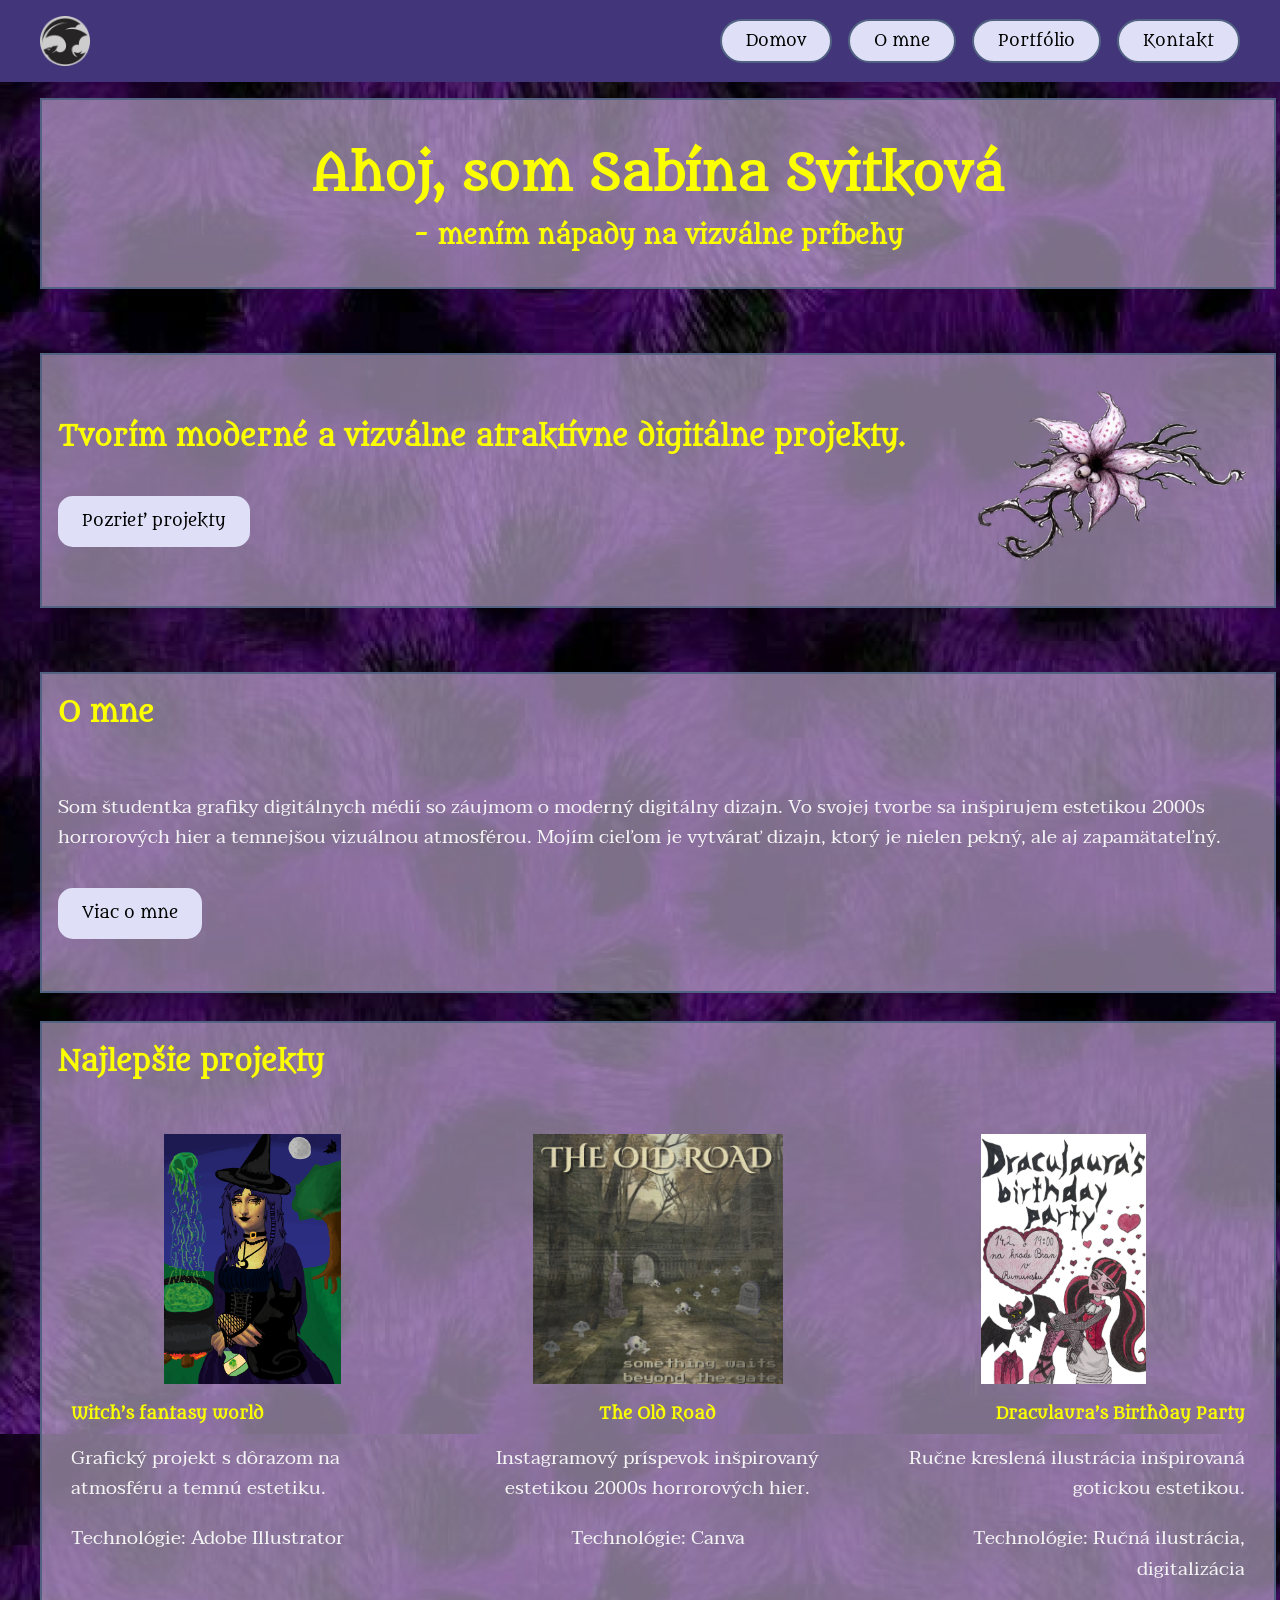
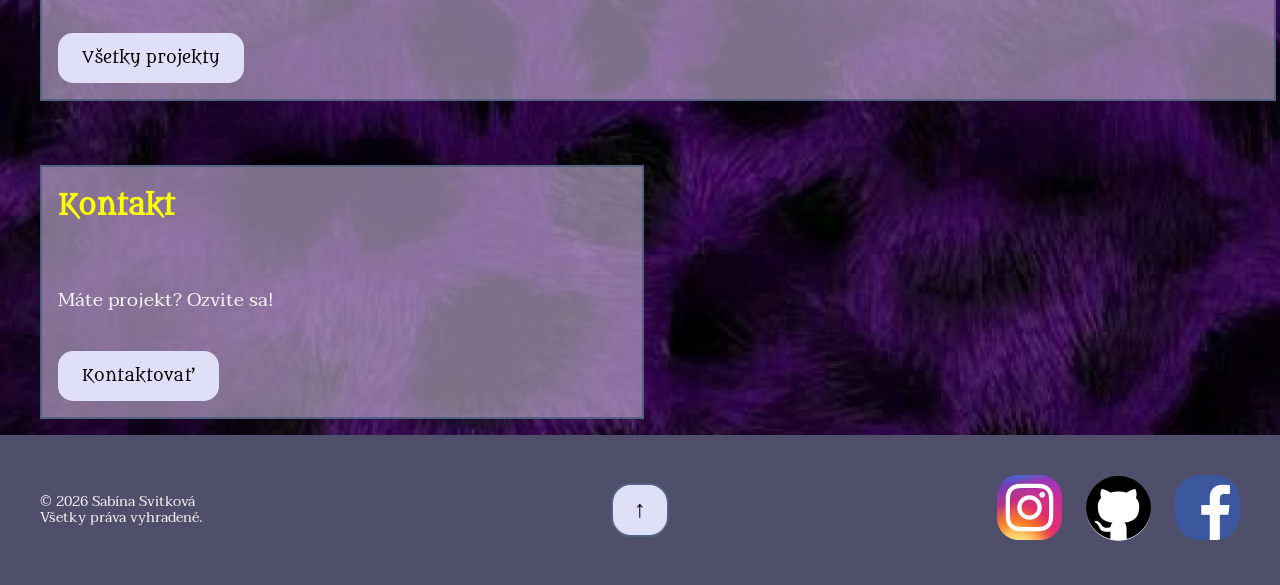
<file: index.html>
<!DOCTYPE html>
<html lang="en">
<head>
    <meta charset="UTF-8">
    <meta name="viewport" content="width=device-width, initial-scale=1.0">
    <title>Domov</title>
    <link rel="stylesheet" href="assets/css/normalize.css">
    <link rel="stylesheet" href="assets/css/style.css">
</head>
<body>
    
    <header id="top">
        <div class="header-obsah">

            <img src="assets/images/logo.png" alt="logo" class="logo">

            <button class="hamburger" aria-label="Otvoriť menu" aria-expanded="false" aria-controls="mobile-menu">
                <span></span>
                <span></span>
                <span></span>
            </button>

            <nav class="nav" id="mobile-menu">
                <ul class="nav__zoznam">
                    <li class="nav__polozka"><a class="nav__odkaz" href="index.html">Domov</a></li>
                    <li class="nav__polozka"><a class="nav__odkaz" href="index1.html">O mne</a></li>
                    <li class="nav__polozka"><a class="nav__odkaz" href="index2.html">Portfólio</a></li>
                    <li class="nav__polozka"><a class="nav__odkaz" href="index3.html">Kontakt</a></li>
                </ul>
            </nav>

        </div>
    </header>

    <section class="domov" id="domov">

    <div class="hero-box">

        <h1>Ahoj, som Sabína Svitková</h1>

        <h2>
            - mením nápady na vizuálne príbehy
        </h2>

    </div>

    <div class="intro-box">

        <div class="intro-text">

            <h3>
                Tvorím moderné a vizuálne atraktívne digitálne projekty.
            </h3>
    
            <a href="index2.html" class="tlacidlo">
                Pozrieť projekty
            </a>
    
        </div>
    
        <img src="assets/images/kvety.png" alt="grafika" class="intro-img">

    </div>

    <div class="home-about">

        <h3>O mne</h3>

        <p>
            Som študentka grafiky digitálnych médií so záujmom o moderný digitálny dizajn. 
            Vo svojej tvorbe sa inšpirujem estetikou 2000s horrorových hier a temnejšou vizuálnou atmosférou. 
            Mojím cieľom je vytvárať dizajn, ktorý je nielen pekný, ale aj zapamätateľný.
        </p>

        <a href="index1.html" class="tlacidlo">
            Viac o mne
        </a>

    </div>

    <div class="home-portfolio">

        <h3>Najlepšie projekty</h3>

        <div class="mini-projekty">

            <article class="mini-karta" id="mini-karta1">

                <img src="assets/images/reinterpretacia_svitkova (1).png" alt="projekt">

                <h4>Witch’s fantasy world</h4>

                <p>
                    Grafický projekt s dôrazom na atmosféru a temnú estetiku.
                </p>

                <p>
                    Technológie: Adobe Illustrator
                </p>

            </article>

            <article class="mini-karta" id="mini-karta2">

                <img src="assets/images/THE OLD ROAD.png" alt="projekt">

                <h4>The Old Road</h4>

                <p>
                    Instagramový príspevok inšpirovaný estetikou 2000s horrorových hier. 
                </p>

                <p>
                    Technológie: Canva
                </p>
            </article>

            <article class="mini-karta" id="mini-karta3">

                <img src="assets/images/Obrázok.png" alt="projekt">

                <h4>Draculaura’s Birthday Party</h4>

                <p>
                    Ručne kreslená ilustrácia inšpirovaná gotickou estetikou.
                </p>

                <p>
                    Technológie: Ručná ilustrácia, digitalizácia
                </p>

            </article>

        </div>

        <a href="index2.html" class="tlacidlo" id="tlacidlo-projekty">
            Všetky projekty
        </a>

    </div>

    <div class="kontakt-box">

        <h3>Kontakt</h3>

        <p>
            Máte projekt? Ozvite sa!
        </p>

        <a href="index3.html" class="tlacidlo" id="tlacidlo-kontakt">
            Kontaktovať
        </a>

    </div>

</section>

<footer>

    <div class="footer-container">

        <div class="footer-info">
            <p>&copy; 2026 Sabína Svitková</p>
            <p>Všetky práva vyhradené.</p>
        </div>

        <a href="index.html" class="back-to-top">
            ↑
        </a>

        <div class="footer-socials">

            <a href="instagram.com">
                <img src="assets/images/ikona instagram.png" alt="Instagram" class="social-img">
            </a>

            <a href="github.com">
                <img src="assets/images/ikona github.png" alt="Github" class="social-img">
            </a>

            <a href="facebook.com">
                <img src="assets/images/ikona facebook.png" alt="Facebook" class="social-img">
            </a>

        </div>

    </div>

</footer>

    <script src="script.js"></script>
</body>
</html>
</file>
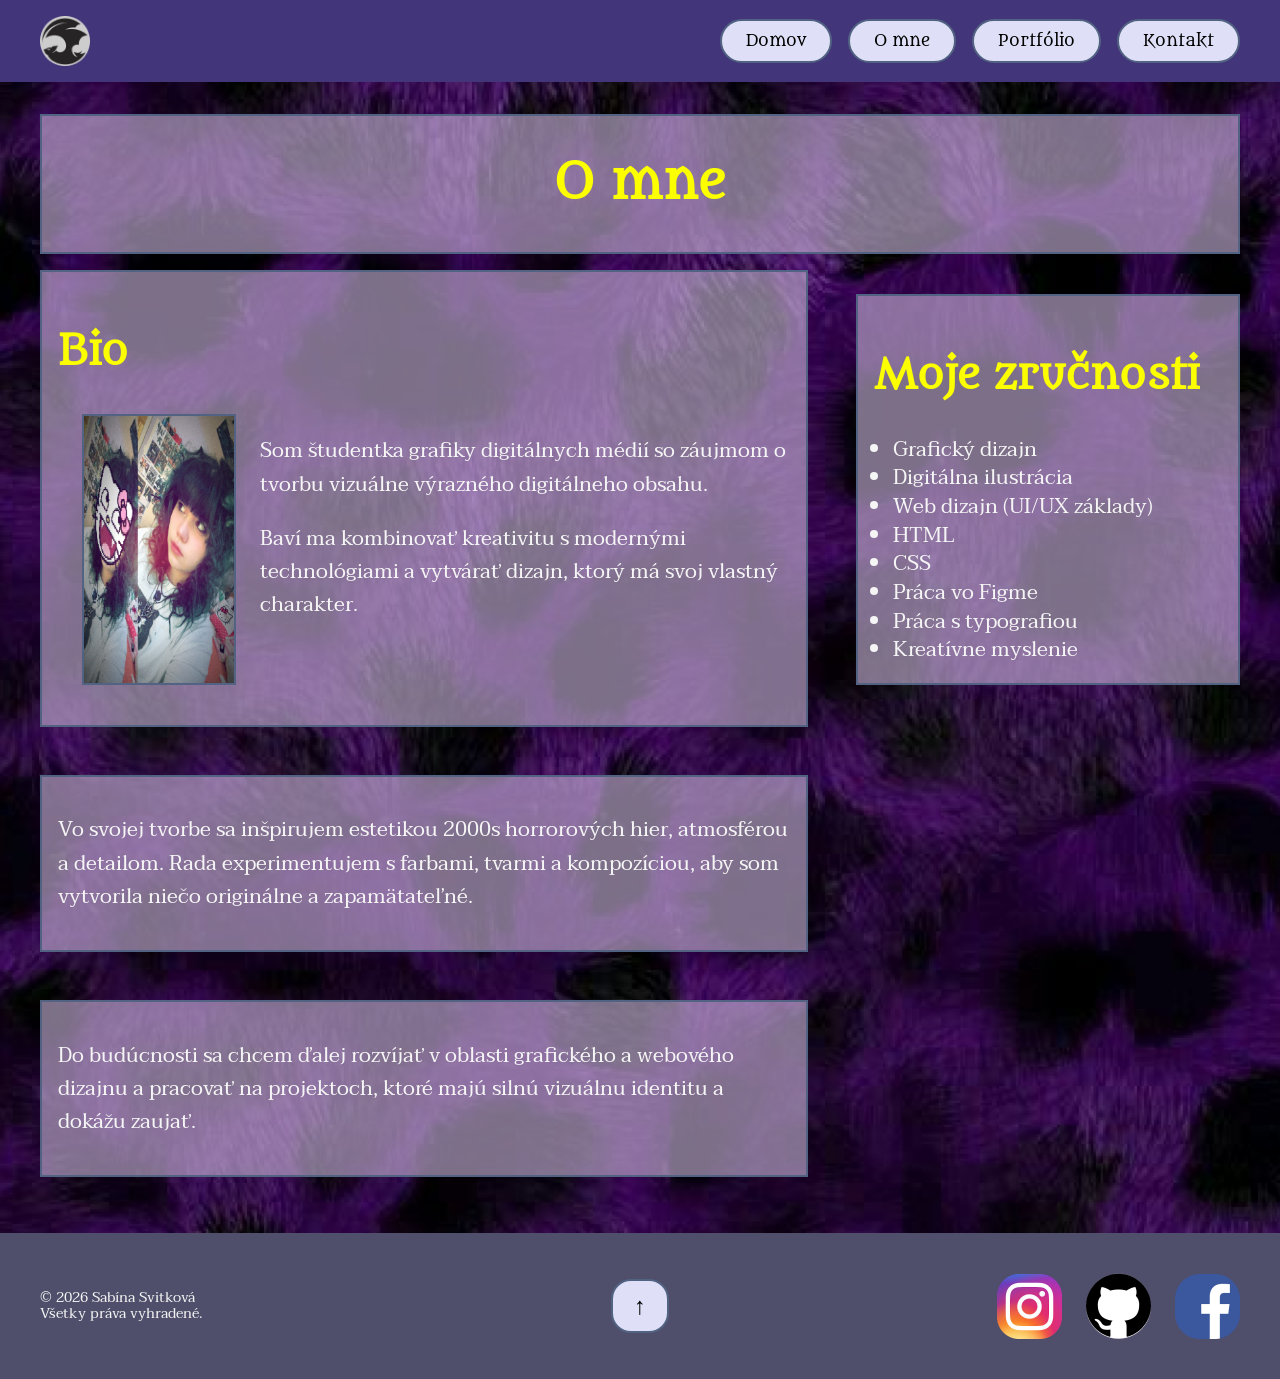
<file: index1.html>
<!DOCTYPE html>
<html lang="en">
<head>
    <meta charset="UTF-8">
    <meta name="viewport" content="width=device-width, initial-scale=1.0">
    <title>O mne</title>
    <link rel="stylesheet" href="assets/css/normalize.css">
    <link rel="stylesheet" href="assets/css/style.css">
</head>
<body>
    <header id="top">
        <div class="header-obsah">

            <img src="assets/images/logo.png" alt="logo" class="logo">

            <button class="hamburger" aria-label="Otvoriť menu" aria-expanded="false" aria-controls="mobile-menu">
                <span></span>
                <span></span>
                <span></span>
            </button>

            <nav class="nav" id="mobile-menu">
                <ul class="nav__zoznam">
                    <li class="nav__polozka"><a class="nav__odkaz" href="index.html">Domov</a></li>
                    <li class="nav__polozka"><a class="nav__odkaz" href="index1.html">O mne</a></li>
                    <li class="nav__polozka"><a class="nav__odkaz" href="index2.html">Portfólio</a></li>
                    <li class="nav__polozka"><a class="nav__odkaz" href="index3.html">Kontakt</a></li>
                </ul>
            </nav>

        </div>
    </header>

    <section class="o-mne">

            <div class="nadpis-box">
                <h1>O mne</h1>
            </div>
        
            <div class="o-mne-grid">
        
                <div class="left-column">
        
                    <div class="bio-box">
        
                        <h3>Bio</h3>
        
                        <div class="bio-hlavne">
        
                            <img src="assets/images/Image (2).jpg" alt="ja" class="ja-img">
        
                            <div class="bio-text">
        
                                <p>
                                    Som študentka grafiky digitálnych médií so záujmom o tvorbu vizuálne výrazného digitálneho obsahu. 
                                    
                                </p>
        
                                <p>
                                    Baví ma kombinovať kreativitu s modernými technológiami a vytvárať dizajn, 
                                    ktorý má svoj vlastný charakter.
                                </p>
        
                            </div>
        
                        </div>
        
                    </div>
        
                    <div class="text-box">
                        <p>
                            Vo svojej tvorbe sa inšpirujem estetikou 2000s horrorových hier, atmosférou a detailom. 
                            Rada experimentujem s farbami, tvarmi a kompozíciou, 
                            aby som vytvorila niečo originálne a zapamätateľné.
                        </p>
                    </div>
        
                    <div class="text-box">
                        <p>
                            Do budúcnosti sa chcem ďalej rozvíjať v oblasti grafického a 
                            webového dizajnu a pracovať na projektoch, 
                            ktoré majú silnú vizuálnu identitu a dokážu zaujať.
                        </p>
                    </div>
        
                </div>
        
                <div class="right-column">
        
                    <div class="zrucnosti-box">
        
                        <h3>Moje zručnosti</h3>
        
                        <ul class="zrucnosti">
                            <li>Grafický dizajn</li>
                            <li>Digitálna ilustrácia</li>
                            <li>Web dizajn (UI/UX základy)</li>
                            <li>HTML</li>
                            <li>CSS</li>
                            <li>Práca vo Figme</li>
                            <li>Práca s typografiou</li>
                            <li>Kreatívne myslenie</li>
                        </ul>
        
                    </div>
        
                </div>
        
            </div>
        
    

</section>

<footer>

    <div class="footer-container">

        <div class="footer-info">
            <p>&copy; 2026 Sabína Svitková</p>
            <p>Všetky práva vyhradené.</p>
        </div>

        <a href="index1.html" class="back-to-top">
            ↑
        </a>

        <div class="footer-socials">

            <a href="#" class="social-icon">
                <img src="assets/images/ikona instagram.png" alt="Instagram" class="social-img">
            </a>

            <a href="#" class="social-icon">
                <img src="assets/images/ikona github.png" alt="Github" class="social-img">
            </a>

            <a href="#" class="social-icon">
                <img src="assets/images/ikona facebook.png" alt="Facebook" class="social-img">
            </a>

        </div>

    </div>

</footer>

    <script src="script.js"></script>
</body>
</html>
</file>
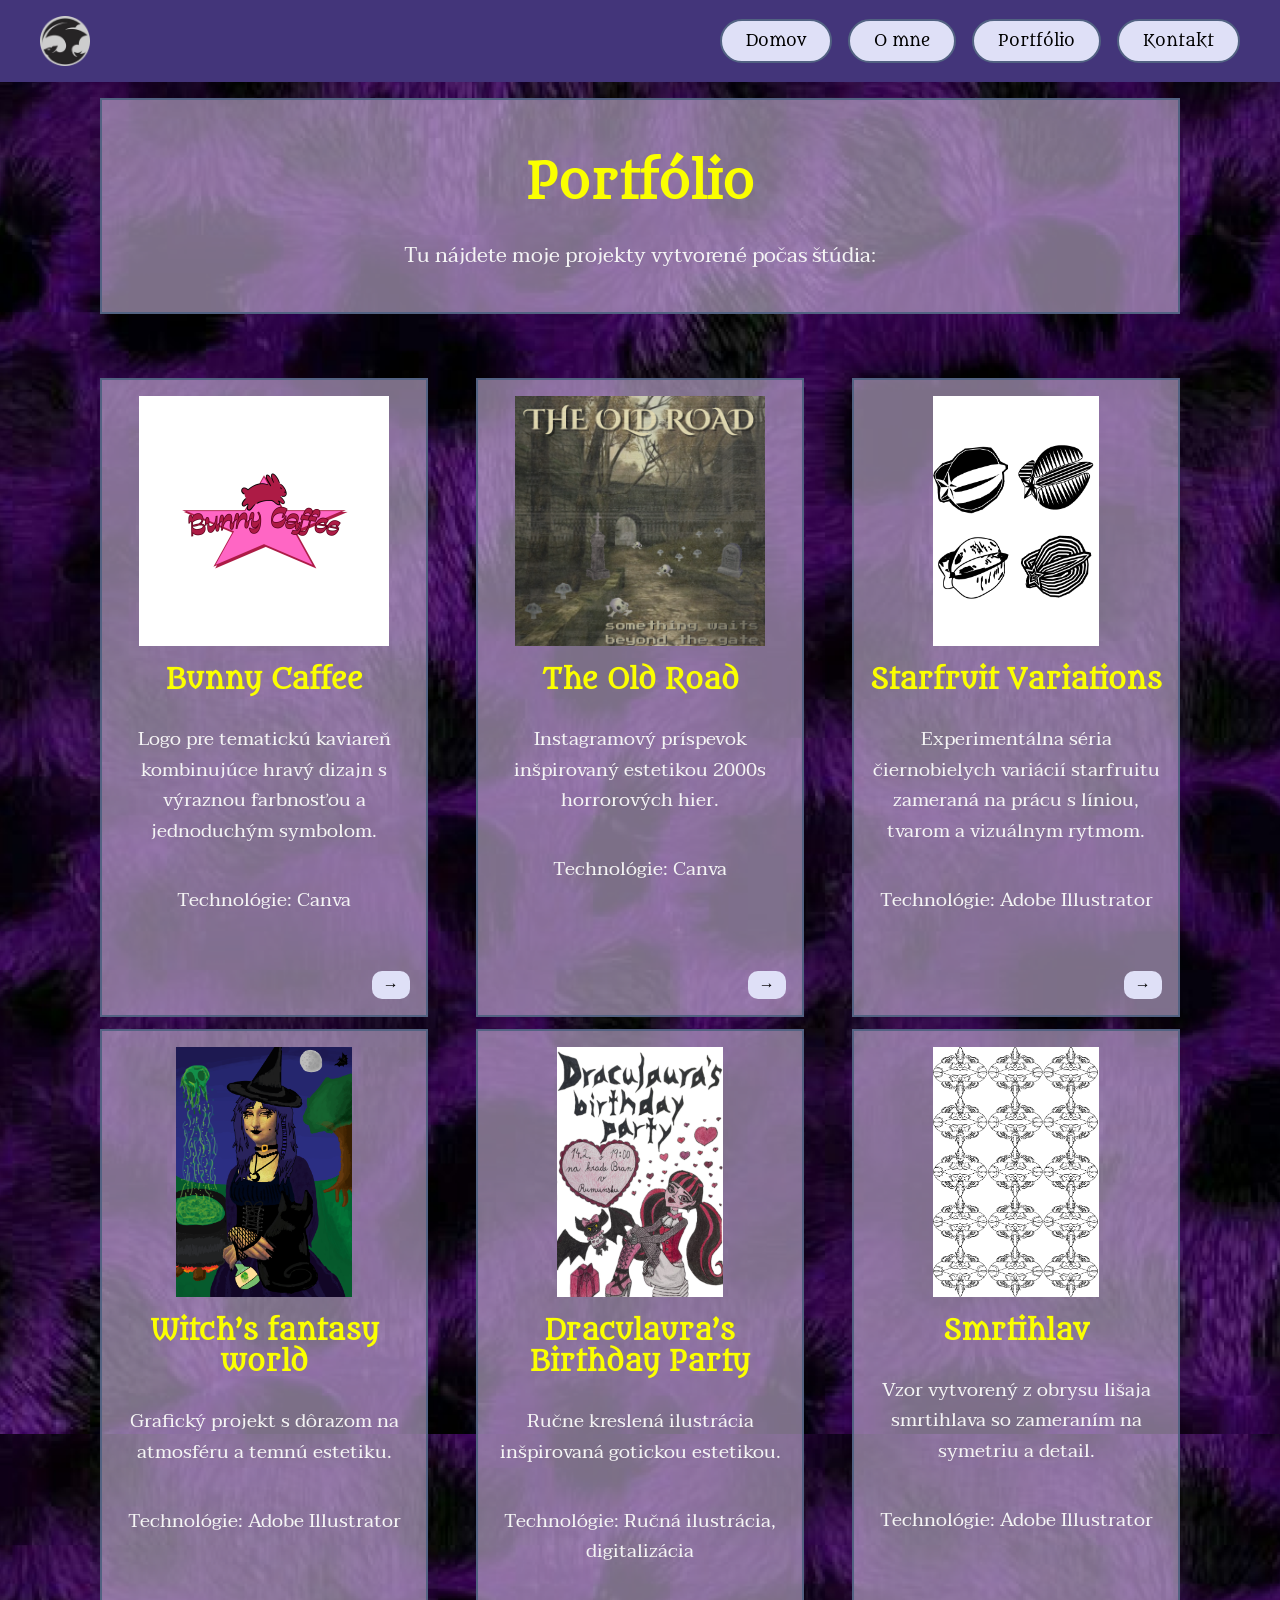
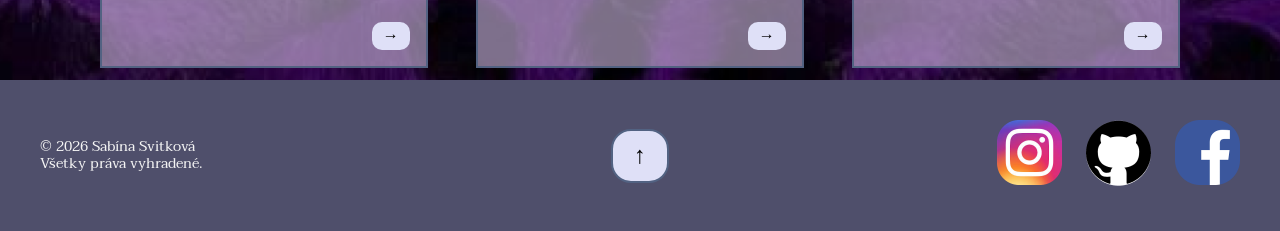
<file: index2.html>
<!DOCTYPE html>
<html lang="en">
<head>
    <meta charset="UTF-8">
    <meta name="viewport" content="width=device-width, initial-scale=1.0">
    <title>Portfólio</title>
    <link rel="stylesheet" href="assets/css/normalize.css">
    <link rel="stylesheet" href="assets/css/style.css">
</head>

<body>
    
    <header id="top">
        <div class="header-obsah">

            <img src="assets/images/logo.png" alt="logo" class="logo">

            <button class="hamburger" aria-label="Otvoriť menu" aria-expanded="false" aria-controls="mobile-menu">
                <span></span>
                <span></span>
                <span></span>
            </button>

            <nav class="nav" id="mobile-menu">
                <ul class="nav__zoznam">
                    <li class="nav__polozka"><a class="nav__odkaz" href="index.html">Domov</a></li>
                    <li class="nav__polozka"><a class="nav__odkaz" href="index1.html">O mne</a></li>
                    <li class="nav__polozka"><a class="nav__odkaz" href="index2.html">Portfólio</a></li>
                    <li class="nav__polozka"><a class="nav__odkaz" href="index3.html">Kontakt</a></li>
                </ul>
            </nav>

        </div>
    </header>

    <section class="portfolio">

            <div class="nadpis">
                <h1>Portfólio</h1>
        
                <p>
                    Tu nájdete moje projekty vytvorené počas štúdia:
                </p>
            </div>
        
            <div class="moje-prace">
        
                <article class="projekt-karta">

            <img src="assets/images/Bunny Caffee (1).png" alt="Bunny Caffee">

            <h3>Bunny Caffee</h3>

            <p>
                Logo pre tematickú kaviareň kombinujúce hravý dizajn s výraznou farbnosťou a jednoduchým symbolom.
            </p>

            <p>
                Technológie: Canva
            </p>

            <a href="index1.html" class="mini-btn">→</a>

        </article>

        <article class="projekt-karta">

            <img src="assets/images/THE OLD ROAD.png" alt="the old road">

            <h3>The Old Road</h3>

            <p>
                Instagramový príspevok inšpirovaný estetikou 2000s horrorových hier.
            </p>

            <p>
                Technológie: Canva
            </p>

            <a href="#" class="mini-btn">→</a>

        </article>

        <article class="projekt-karta">

            <img src="assets/images/starfruit0 (1) hotovo.png" alt="starfruit">

            <h3>Starfruit Variations</h3>

            <p>
                Experimentálna séria čiernobielych variácií starfruitu zameraná na prácu s líniou, tvarom a vizuálnym rytmom.
            </p>

            <p>
                Technológie: Adobe Illustrator
            </p>

            <a href="#" class="mini-btn">→</a>

        </article>

        <article class="projekt-karta">

            <img src="assets/images/reinterpretacia_svitkova (1).png" alt="reinterpretacia">

            <h3>Witch’s fantasy world</h3>

            <p>
                Grafický projekt s dôrazom na atmosféru a temnú estetiku.
            </p>

            <p>
                Technológie: Adobe Illustrator
            </p>

            <a href="#" class="mini-btn">→</a>

        </article>

        <article class="projekt-karta">

            <img src="assets/images/Obrázok.png" alt="reinterpretacia">

            <h3>Draculaura’s Birthday Party</h3>

            <p>
                Ručne kreslená ilustrácia inšpirovaná gotickou estetikou.
            </p>

            <p>
                Technológie: Ručná ilustrácia, digitalizácia
            </p>

            <a href="#" class="mini-btn">→</a>

        </article>

        <article class="projekt-karta">

            <img src="assets/images/lišaj smrtihlav vzor1.png" alt="smrtihlav">

            <h3>Smrtihlav</h3>

            <p>
                Vzor vytvorený z obrysu lišaja smrtihlava so zameraním na symetriu a detail.
            </p>

            <p>
                Technológie: Adobe Illustrator
            </p>

            <a href="#" class="mini-btn">→</a>

        </article>

    </div>

</section>

<footer>

    <div class="footer-container">

        <div class="footer-info">
            <p>&copy; 2026 Sabína Svitková</p>
            <p>Všetky práva vyhradené.</p>
        </div>

        <a href="index2.html" class="back-to-top">
            ↑
        </a>

        <div class="footer-socials">

            <a href="#">
                <img src="assets/images/ikona instagram.png" alt="Instagram" class="social-img">
            </a>

            <a href="#">
                <img src="assets/images/ikona github.png" alt="Github" class="social-img">
            </a>

            <a href="#">
                <img src="assets/images/ikona facebook.png" alt="Facebook" class="social-img">
            </a>

        </div>

    </div>

</footer>

    <script src="script.js"></script>
</body>
</html>
</file>
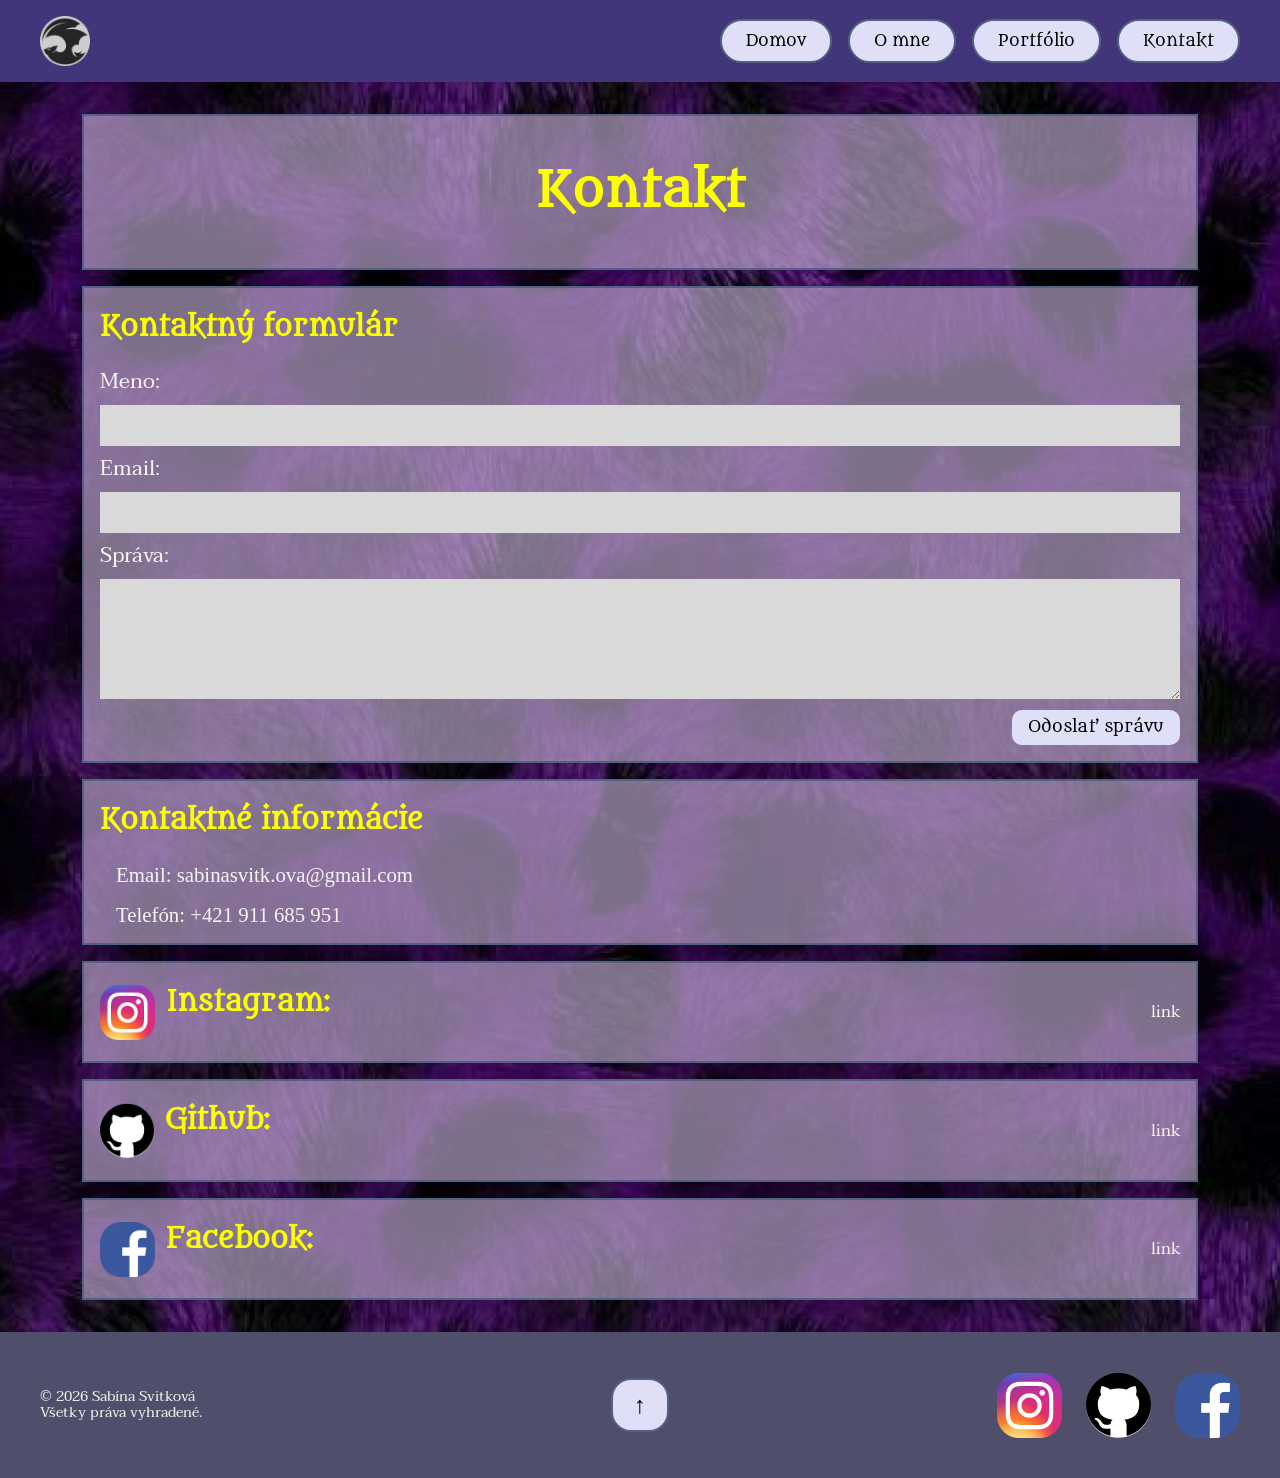
<file: index3.html>
<!DOCTYPE html>
<html lang="en">
<head>
    <meta charset="UTF-8">
    <meta name="viewport" content="width=device-width, initial-scale=1.0">
    <title>Kontakt</title>
    <link rel="stylesheet" href="assets/css/normalize.css">
    <link rel="stylesheet" href="assets/css/style.css">
</head>

<body>
    <header id="top">
        <div class="header-obsah">

            <img src="assets/images/logo.png" alt="logo" class="logo">

            <button class="hamburger" aria-label="Otvoriť menu" aria-expanded="false" aria-controls="mobile-menu">
                <span></span>
                <span></span>
                <span></span>
            </button>

            <nav class="nav" id="mobile-menu">
                <ul class="nav__zoznam">
                    <li class="nav__polozka"><a class="nav__odkaz" href="index.html">Domov</a></li>
                    <li class="nav__polozka"><a class="nav__odkaz" href="index1.html">O mne</a></li>
                    <li class="nav__polozka"><a class="nav__odkaz" href="index2.html">Portfólio</a></li>
                    <li class="nav__polozka"><a class="nav__odkaz" href="index3.html">Kontakt</a></li>
                </ul>
            </nav>

        </div>
    </header>

    <section class="kontaktovat">

    <div class="kontakt-nadpis">
        <h1>Kontakt</h1>
    </div>

    <div class="formular-box">

        <h3>Kontaktný formulár</h3>

        <form class="kontakt-form">

            <label for="meno">Meno:</label>
            <input type="text" id="meno" name="meno">

            <label for="email">Email:</label>
            <input type="email" id="email" name="email">

            <label for="sprava">Správa:</label>
            <textarea id="sprava" name="sprava"></textarea>

            <button type="submit" class="odoslat-btn">
                Odoslať správu
            </button>

        </form>

    </div>

    <div class="info-box">

        <h3>Kontaktné informácie</h3>

        <ul class="kontakt-zoznam">
            <li>Email: sabinasvitk.ova@gmail.com</li>
            <li>Telefón: +421 911 685 951</li>
        </ul>

    </div>

    <div class="social-box">

        <div class="social-left">
            <img src="assets/images/ikona instagram.png" alt="Instagram" class="social-logo">
            <h3>Instagram:</h3>
        </div>

        <a href="https://www.instagram.com/" class="social-link">
            link
        </a>

    </div>

    <div class="social-box">

        <div class="social-left">
            <img src="assets/images/ikona github.png" alt="Github" class="social-logo">
            <h3>Github:</h3>
        </div>

        <a href="https://github.com/" class="social-link">
            link
        </a>

    </div>

    <div class="social-box">

        <div class="social-left">
            <img src="assets/images/ikona facebook.png" alt="Facebook" class="social-logo">
            <h3>Facebook:</h3>
        </div>

        <a href="https://www.facebook.com/" class="social-link">
            link
        </a>

    </div>

</section>

<footer>

    <div class="footer-container">

        <div class="footer-info">
            <p>&copy; 2026 Sabína Svitková</p>
            <p>Všetky práva vyhradené.</p>
        </div>

        <a href="index3.html" class="back-to-top">
            ↑
        </a>

        <div class="footer-socials">

            <a href="https://www.instagram.com/" class="social-icon">
                <img src="assets/images/ikona instagram.png" alt="Instagram" class="social-img">
            </a>

            <a href="https://github.com/" class="social-icon">
                <img src="assets/images/ikona github.png" alt="Github" class="social-img">
            </a>

            <a href="https://www.facebook.com/" class="social-icon">
                <img src="assets/images/ikona facebook.png" alt="Facebook" class="social-img">
            </a>

        </div>

    </div>

</footer>
    
    <script src="script.js"></script>
</body>
</html>
</file>
<file: assets/css/style.css>
@import url('https://fonts.googleapis.com/css2?family=Metamorphous&family=Taviraj:ital,wght@0,100;0,200;0,300;0,400;0,500;0,600;0,700;0,800;0,900;1,100;1,200;1,300;1,400;1,500;1,600;1,700;1,800;1,900&family=UnifrakturMaguntia&display=swap');


:root{
    --Farba-hlavicky: #43357A;
    --Farba-paty: #4F4F6B;
    --Farba-boxov: #BFABCFA6;
    --Farba-tlacidiel: #DFE0F7;
    --Farba-nadpisov: #FBFF00;
    --Farba-oramovania: #526282;
    --Farba-pisma: #f5f5f5;
    
    
    --medzera-s: 1rem;
    --medzera-m: 1.5rem;
    --medzera-l: 2rem;
    --medzera-xl: 3rem;

    --font-nadpis: 'Metamorphous', sans-serif;
    --font-body: 'Taviraj', sans-serif;
}

h1, h2, h3, h4{
    color: var(--Farba-nadpisov);
    font-family: var(--font-nadpis);
}

body {
    margin: 0;
    height: 100vh;

    background-image: url("../images/pozadie.png");
    background-size: cover;
    background-position: center;
    background-repeat: repeat;
}

.header-obsah{
    background-color: var(--Farba-hlavicky);
}

p{
    color: var(--Farba-pisma);
    font-family: var(--font-body);
}

.header-obsah{
    background-color: var(--Farba-hlavicky);
    display: flex;
    align-items: center;
    justify-content: space-between;
    gap: var(--medzera-m);
    padding: var(--medzera-s) var(--medzera-m);
    position: relative;
}

.hamburger{
    display: flex;
    flex-direction: column;
    justify-content: center;
    gap: 6px;
    width: 42px;
    height: 42px;
    padding: 0;
    border: none;
    background: transparent;
    cursor: pointer;
    z-index: 20;
}

.hamburger span{
    display: block;
    width: 100%;
    height: 4px;
    background-color: var(--Farba-nadpisov);
    border-radius: 2px;
    transition: all 0.3s ease;
}

nav{
    display: none;
    position: absolute;
    top: 100%;
    right: 0;
    left: 0;
    background-color: var(--Farba-hlavicky);
    padding: var(--medzera-m);
    z-index: 10;
    color: var(--Farba-nadpisov);
    font-family: var(--font-nadpis);
}

nav.nav--open{
    display: block;
}

.nav__zoznam{
    list-style: none;
    margin: 0;
    padding: 0;
    display: flex;
    flex-direction: column;
    gap: var(--medzera-s);
}

.nav__polozka{
    text-align: center;
}

.nav__odkaz{
    color: var(--Farba-nadpisov);
    text-decoration: none;
    font-family: var(--font-nadpis);
    padding: 0.75rem 1rem;
    display: inline-block;
    transition: opacity 0.3s ease;
}

.nav__odkaz:hover{
    opacity: 0.8;
}


/*
img{
    width: 300px;
    height: auto;
}
*/


.ja-img{
    width: auto;
    height: 300px;
    float: right;
    margin-left: var(--medzera-m);
    margin-bottom: var(--medzera-m);
}

.bio-content{
    overflow: auto;
}

.zarovnat-doprava{
    text-align: right;
}



.portfolio{
    background-color: none;
    display: grid;
    grid-template-columns: 1fr;
    gap: var(--medzera-m);
    text-align: center;
    display: flex;
    flex-direction: column;
    align-items: center;
}



.logo{
    height: 50px;
    width: auto;
}



.o-mne{
    display: grid;
    grid-template-columns: 1fr;
    gap: var(--medzera-m);
    text-align: left;
}

.o-mne{
    display: grid;
    grid-template-columns: 1fr;
    gap: var(--medzera-m);
    text-align: left;
    margin-bottom: var(--medzera-m);
}

.bio-box{
    margin-bottom: var(--medzera-m);
}

.text-box{
    margin-bottom: var(--medzera-m);
}

.zrucnosti-box{
    margin-top: var(--medzera-m);
}

.zrucnosti{
    color: var(--Farba-pisma);
    font-family: var(--font-body);
}

.tlacidlo{
    background-color: var(--Farba-tlacidiel);
    color: black;
    font-family: var(--font-nadpis);
    padding: var(--medzera-s) var(--medzera-m);
    cursor: pointer;
    text-align: right;
    Border-radius: 15px;
}

label{
    color: var(--Farba-pisma);
    font-family: var(--font-body);
}

.kontakt-zoznam{
    list-style: none;
    padding: 0;
    display: flex;
    flex-direction: column;
    gap: var(--medzera-s);
    color: var(--Farba-pisma);
}

button.tlacidlo:hover{
    background-color: var(--Farba-tlacidiel);
    opacity: 0.8;
}

footer{
    background-color: var(--Farba-paty);
    display: flex;
    flex-direction: row;
    align-items: center;
    justify-content: space-between;
    gap: var(--medzera-m);
    padding: var(--medzera-m);
}

.back-to-top{
    background-color: transparent;
    color: var(--Farba-tlacidiel);
    font-size: 2rem;
    border: none;
    padding: 0.5rem;
    cursor: pointer;
    transition: opacity 0.3s ease;
    text-decoration: none;
    display: flex;
    align-items: center;
    justify-content: center;
    flex-shrink: 0;
}

.back-to-top:hover{
    opacity: 0.7;
}

.footer-info{
    text-align: right;
    flex-shrink: 0;
}

.footer-info p{
    margin: 0;
    font-size: 0.9rem;
    color: var(--Farba-pisma);
}

.footer-socials{
    display: flex;
    justify-content: flex-end;
    gap: var(--medzera-m);
    flex-shrink: 0;
}

.social-icon{
    display: inline-flex;
    align-items: center;
    justify-content: center;
}

.social-img{
    width: 30px;
    height: auto;
    transition: opacity 0.3s ease;
}

.social-img:hover{
    opacity: 0.7;
}

@media (min-width: 768px) {
    .nav__zoznam{
        display: show;
        display: flex;
        flex-direction: row;
        justify-content: flex-end;
    }
}





.o-mne{
    display: flex;
    flex-direction: column;
    align-items: center;
    gap: 1rem;

    padding: 1rem;
}

.nadpis-box{
    background-color: var(--Farba-boxov);
    width: 90%;
    text-align: center;
    padding: 0.5rem;

    border: 2px solid var(--Farba-oramovania);
}

.bio-box,
.text-box,
.zrucnosti-box{
    background-color: var(--Farba-boxov);

    width: 90%;

    padding: 1rem;

    border: 2px solid var(--Farba-oramovania);
}

.bio-hlavne{
    display: flex;
    gap: 1rem;
    align-items: flex-start;
}

.ja-img{
    width: 110px;
    height: auto;

    border: 2px solid var(--Farba-oramovania);
}

.bio-text{
    flex: 1;
}

.bio-text p,
.text-box p{
    font-size: 0.9rem;
    line-height: 1.4;
}

.zrucnosti{
    margin: 0;
    padding-left: 1.2rem;

    color: var(--Farba-pisma);
    font-family: var(--font-body);
}

.zrucnosti li{
    margin-bottom: 0.3rem;
}


.portfolio{
    display: flex;
    flex-direction: column;
    align-items: center;

    padding: 1rem;
    gap: 1rem;
}

.portfolio .nadpis{
    width: 90%;

    background-color: var(--Farba-boxov);

    border: 2px solid var(--Farba-oramovania);

    padding: 1rem;

    text-align: center;
}

.moje-prace{
    width: 90%;

    display: grid;
    grid-template-columns: 1fr;

    gap: 1rem;
}

.projekt-karta{
    background-color: var(--Farba-boxov);

    border: 2px solid var(--Farba-oramovania);

    padding: 1rem;

    display: flex;
    flex-direction: column;

    position: relative;

    align-self: start;
}

.projekt-karta img{
    width: 100%;
    height: auto;

    margin-bottom: 0.7rem;

    display: block;

    margin-bottom: 0.7rem;
}

.projekt-karta h3{
    font-size: 1rem;
    margin: 0.5rem 0;
}

.projekt-karta p{
    font-size: 0.85rem;
    line-height: 1.4;
}

.tech{
    opacity: 0.8;
    font-size: 0.75rem;
}

.mini-btn{
    align-self: flex-end;

    background-color: var(--Farba-tlacidiel);

    color: black;

    text-decoration: none;

    padding: 0.3rem 0.7rem;

    border-radius: 10px;

    margin-top: auto;

    font-family: var(--font-nadpis);
}

.mini-btn:hover{
    opacity: 0.8;
}



.kontaktovat{
    display: flex;
    flex-direction: column;
    align-items: center;

    gap: 1rem;

    padding: 1rem;
}

.kontakt-nadpis,
.formular-box,
.info-box,
.social-box{
    width: 90%;

    background-color: var(--Farba-boxov);

    border: 2px solid var(--Farba-oramovania);

    padding: 1rem;
}

.kontakt-nadpis{
    text-align: center;
}

.kontakt-form{
    display: flex;
    flex-direction: column;

    gap: 0.7rem;
}

.kontakt-form input,
.kontakt-form textarea{
    width: 100%;

    background-color: #d9d9d9;

    border: none;

    padding: 0.7rem;

    font-family: var(--font-body);

    box-sizing: border-box;
}

.kontakt-form textarea{
    min-height: 120px;

    resize: vertical;
}

.odoslat-btn{
    align-self: flex-end;

    background-color: var(--Farba-tlacidiel);

    border: none;

    padding: 0.5rem 1rem;

    border-radius: 10px;

    cursor: pointer;

    font-family: var(--font-nadpis);
}

.odoslat-btn:hover{
    opacity: 0.8;
}

.info-box ul{
    margin: 0;
    padding-left: 1rem;
}

.social-box{
    display: flex;

    justify-content: space-between;

    align-items: center;
}

.social-left{
    display: flex;

    align-items: center;

    gap: 0.7rem;
}

.social-logo{
    width: 35px;
    height: auto;
}

.social-link{
    color: var(--Farba-pisma);

    text-decoration: none;

    font-family: var(--font-body);
}



.domov{
    display: flex;
    flex-direction: column;
    align-items: center;

    gap: 1rem;

    padding: 1rem;
}

.hero-box,
.intro-box,
.home-about,
.home-portfolio,
.kontakt-box{
    width: 90%;

    background-color: var(--Farba-boxov);

    border: 2px solid var(--Farba-oramovania);

    padding: 1rem;
}

.hero-box{
    text-align: center;
}

.hero-box h1{
    font-size: 1.8rem;

    margin-bottom: 0.5rem;
}

.hero-box {
    color: var(--Farba-pisma);

    font-size: 1rem;

    font-family: var(--font-body);

    font-weight: normal;
}

.intro-box{
    text-align: center;
}

.home-about p,
.kontakt-box p,
.mini-karta p{
    line-height: 1.5;
}

.home-about,
.home-portfolio,
.kontakt-box{
    display: flex;
    flex-direction: column;

    gap: 1rem;
}

.mini-projekty{
    display: flex;
    flex-direction: column;

    gap: 1rem;
}

.mini-karta{
    padding: 0.8rem;
}

#mini-karta1{
    text-align: left;
}

#mini-karta2{
    text-align: center;
}

#mini-karta3{
    text-align: right;
}

.mini-karta img{
    width: 100%;
    height: auto;

    display: block;

    margin-bottom: 0.7rem;
}

.mini-karta h4{
    margin-bottom: 0.5rem;
}

.tlacidlo{
    display: inline-block;

    text-decoration: none;

    width: fit-content;
}

#tlacidlo-projekty{
    text-align: center;
}

.intro-img{
    width: 100%;
    height: auto;

    display: block;
}




@media (min-width: 768px){

    .header-obsah{
        max-width: 1200px;

        margin: 0 auto;

        display: flex;

        justify-content: space-between;

        align-items: center;

        padding: 1rem 0;
    }

    header{
        background-color: var(--Farba-hlavicky);
    }

    .hamburger{
        display: none;
    }

    nav{
        display: block;

        position: static;

        background: none;

        padding: 0;
    }

    .nav__zoznam{
        display: flex;

        flex-direction: row;

        gap: 1rem;
    }

    .nav__odkaz{
        background-color: var(--Farba-tlacidiel);
    
        color: black;
    
        border: 2px solid var(--Farba-oramovania);
    
        border-radius: 25px;
    
        padding: 0.7rem 1.5rem;
    
        font-size: 1rem;
    
        font-family: var(--font-nadpis);
    
        display: inline-block;
    
        transition: 0.3s ease;
    }
    
    .nav__odkaz:hover{
        transform: translateY(-2px);
    
        opacity: 0.9;
    }

}



@media (min-width: 768px){

    .domov{
        width: 1200px;

        margin: 0 auto;

        display: grid;

        grid-template-columns: 1fr 1fr;

        gap: 1.5rem;

        align-items: start;
    }

    .hero-box{
        grid-column: 1 / 3;
    }


    .home-about{
        grid-column: 1 /3;
        height: 100%;
        
    }

    .home-portfolio{
        grid-column: 1 / 3;
    }

    .mini-projekty{
        display: grid;

        grid-template-columns: repeat(3, 1fr);

        gap: 1rem;
    }

    .kontakt-box{
        display: flex;
        flex: 1 / 2;

        text-align: left;
    }

}



@media (min-width: 768px){
    .domov h1{
        font-size: 3rem;
    }
    
    .domov p{
        font-size: 1.3rem;
    }
    
    .domov h3{
        font-size: 2.5rem;
    }
    
    .domov p{
        font-size: 1.2rem;
    }
    
    .domov h3{
        font-size: 1.7rem;
    
        margin-top: 0.5rem;
    }
    
    .domov p{
        line-height: 1.6;
    }

    .hero-box,
    .intro-box,
    .home-about,
    .home-portfolio,
    .kontakt-box{
        width: 100%;
        
    }

    .intro-box{
        display: flex;

        justify-content: space-between;

        align-items: center;

        gap: 2rem;

        
        grid-column: 1 / 3;
        
    }

    .intro-text{
        flex: 1;

        display: flex;

        flex-direction: column;

        gap: 1rem;

        text-align: left;
    }

    .intro-img{
        width: 310px;

        height: auto;

        object-fit: contain;
    }


    #tlacidlo-kontakt{
        gap: -1rem;
        align-items: right;
    }


    .domov{
        width: 1200px;
        margin: 0 auto;
        display: grid;
        grid-template-columns: 1fr 1fr;
        gap: 4rem; 
        align-items: start;

}

    .nadpis{
        width: 100%;

        box-sizing: border-box;
        margin-bottom: 2rem;
    }
}



@media (min-width: 768px){

    .mini-karta{
        transition: transform 0.3s ease;
    }

    .mini-karta:hover{
        transform: translateY(-5px);
    }

    .mini-karta img{
        max-height: 250px;

        object-fit: contain;
    }

}



@media (min-width: 768px){

    footer{
        background-color: var(--Farba-paty);
    }

    .footer-container{
        max-width: 1200px;

        margin: 0 auto;

        display: grid;

        grid-template-columns: 1fr auto 1fr;

        align-items: center;

        padding: 1rem 0;
    }

    .footer-info{
        justify-self: start;

        text-align: left;
    }

    .back-to-top{
        background-color: var(--Farba-tlacidiel);
    
        color: black;
    
        border: 2px solid var(--Farba-oramovania);
    
        border-radius: 20px;
    
        padding: 0.7rem 1.3rem;
    
        font-size: 1.5rem;
    
        text-decoration: none;
    
        display: flex;
    
        align-items: center;
    
        justify-content: center;
    
        transition: 0.3s ease;
    }
    
    .back-to-top:hover{
        transform: translateY(-2px);
    
        opacity: 0.9;
    }

    .footer-socials{
        display: flex;
    
        gap: var(--medzera-xl);
    }

    .social-img{
        width: 65px;
    
        height: auto;
    
        transition: 0.3s ease;

        align-items: right;

        justify-content: right;
    }
    
    .social-img:hover{
        transform: scale(1.1);
    }

}


@media (min-width: 768px){

    .footer-container{
        max-width: 1200px;

        margin: 0 auto;

        display: grid;

        grid-template-columns: 1fr auto 1fr;

        align-items: center;

        width: 100%;
    }

    .footer-info{
        justify-self: start;

        text-align: left;

        width: 100%;
    }

    .back-to-top{
        justify-self: center;
    }

    .footer-socials{
        justify-self: end;

        display: flex;

        gap: 1.5rem;

        width: 100%;

        justify-content: flex-end;
    }

}



@media (min-width: 768px){

    body{
        background-size: cover;
    }

    main{
        max-width: 1300px;
        margin: 0 auto;
        width: 100%;
    }

}





@media (min-width: 768px){

        .o-mne{
            max-width: 1200px;
            margin: 0 auto;
            padding: 2rem 1rem;
        }
    
        .o-mne-grid{
            display: grid;
            grid-template-columns: 2fr 1fr; 
            gap: 3rem;
            align-items: start;
        }
    
        .left-column{
            display: flex;
            flex-direction: column;
            gap: 1.5rem;
            min-width: 0;
        }
    
        .right-column{
            position: sticky; 
            top: 2rem;
            min-width: 0;
        }
    
        .bio-hlavne{
            display: flex;
            gap: 1.5rem;
            align-items: flex-start;
        }
    
        .ja-img{
            width: 150px;
            height: auto;
            object-fit: cover;
        }
    
        .text-box{
            line-height: 1.6;
        }

    .bio-box,
    .text-box,
    .zrucnosti-box,
    .nadpis-box{
        width: 100%;

        box-sizing: border-box;
    }

    .bio-text{
        flex: 1;
    }

    .zrucnosti-box{

        top: 2rem;
    }

    .o-mne h1{
        font-size: 3rem;
    }
    
    .o-mne p{
        font-size: 1.3rem;
    }
    
    .o-mne h3{
        font-size: 2.5rem;
    }

    .o-mne li{
        font-size: 1.3rem;
    }
    
    
    
    .o-mne p{
        line-height: 1.6;
    }

}




@media (min-width: 768px){

    .portfolio{
        max-width: 1200px;
        margin: 0 auto;
        padding-bottom: var(--medzera-xl);
    }

    .nadpis{
        width: 100%;
        margin-bottom: 2rem;
    }

    .moje-prace{
        display: grid;

        grid-template-columns: repeat(3, 1fr);

        gap: 2rem;

        align-items: stretch;
    }

    .projekt-karta{
        background-color: var(--Farba-boxov);

        padding: 1rem;

        display: flex;

        flex-direction: column;

        justify-content: space-between;

        min-height: 100%;
    }

    .projekt-karta img{
        width: 100%;

        height: 250px;

        object-fit: contain;

        display: block;
    }

    .projekt-karta .mini-btn{
        margin-top: auto;

        align-self: flex-end;
    }

    .portfolio .nadpis{
        background-color: var(--Farba-boxov);
    
        border: 2px solid var(--Farba-oramovania);
    
        padding: 1.5rem;
    
        margin-bottom: 3rem;
    
        text-align: center;
    }

    .projekt-karta{
        transition: 0.3s ease;
    }
    
    .projekt-karta:hover{
        transform: translateY(-5px);
    }

    .moje-prace{
        display: grid;
    
        grid-template-columns: repeat(3, 1fr);
    
        gap: 3rem;
    }

    .portfolio h1{
        font-size: 3rem;
    }
    
    .portfolio p{
        font-size: 1.3rem;
    }
    
    .projekt-karta h3{
        font-size: 2.5rem;
    }
    
    .projekt-karta p{
        font-size: 1.2rem;
    }
    
    .tech{
        font-size: 1rem;
    }

    .projekt-karta h3{
        font-size: 1.7rem;
    
        margin-top: 0.5rem;
    }
    
    .projekt-karta p{
        line-height: 1.6;
    }



}


@media (min-width: 768px){

    .kontaktovat{
        max-width: 1200px;
        margin: 0 auto;
        padding: 2rem 1rem;
    }

    .kontaktovat h1{
        font-size: 3rem;
    }
    
    .kontaktovat p{
        font-size: 1.3rem;
    }
    
    .kontaktovat h3{
        font-size: 2.5rem;
    }

    .kontaktovat li{
        font-size: 1.3rem;
    }

    .kontaktovat label{
        font-size: 1.3rem;
    }
    
    .kontaktovat h3{
        font-size: 1.7rem;
    
        margin-top: 0.5rem;
    }
    
    .kontaktovat p{
        line-height: 1.6;
    }

    .social-logo{
        height: 55px;
        width: auto;
    }

    .social-box .info-box .formular-box{

    gap: var(--medzera-xl);
    }
}

/*
@media (min-width: 768px){

    .portfolio{
        max-width: 1200px;

        margin: 0 auto;

        display: block;
    }

    .portfolio .nadpis{
        order: -1;
    }

}
*/
</file>
